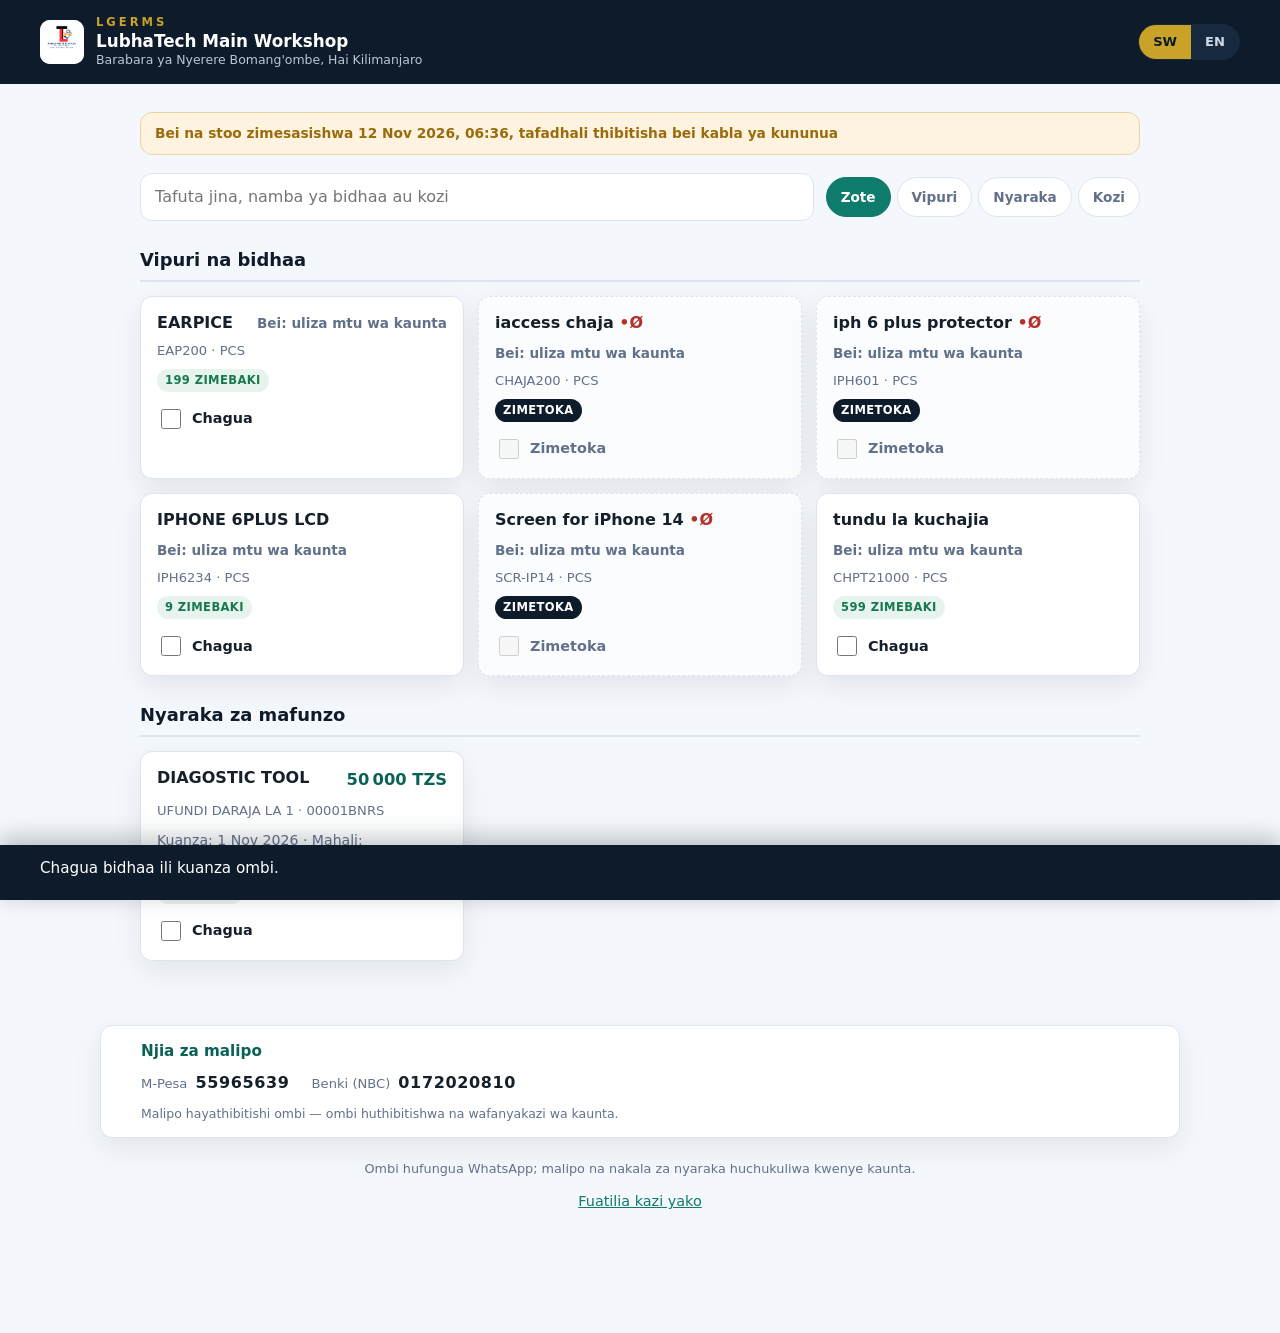
<file: index.html>
<!doctype html>
<html lang="sw">
  <head>
    <meta charset="utf-8" />
    <meta name="viewport" content="width=device-width, initial-scale=1" />
    <meta name="theme-color" content="#0d1b2a" />
    <title>LubhaTech Duka | Bidhaa na Nyaraka</title>
    <meta
      name="description"
      content="Omba vipuri, bidhaa na nyaraka za mafunzo kutoka LubhaTech kupitia WhatsApp. Bei na stoo ni za sasa."
    />
    <link rel="stylesheet" href="./styles.css" />
    <link rel="icon" href="./assets/logo.png" />
  </head>
  <body>
    <header class="site-header">
      <div class="brand">
        <span class="brand-logo" id="brandLogo" aria-hidden="true">
          <img src="./assets/logo.png" alt="" onerror="this.closest('.brand-logo').dataset.failed='1'" />
          <span class="brand-logo-text" aria-hidden="true">LT</span>
        </span>
        <span class="brand-word">
          <span class="brand-wordmark">LGERMS</span>
          <span class="brand-shop" id="shopName">LubhaTech</span>
          <span class="brand-addr" id="shopAddress"></span>
        </span>
      </div>
      <div class="lang-switch" role="group" aria-label="Lugha / Language">
        <button type="button" class="lang-btn" data-lang="sw" id="langSw">SW</button>
        <button type="button" class="lang-btn" data-lang="en" id="langEn">EN</button>
      </div>
    </header>

    <main class="site-main">
      <p class="freshness" id="freshness" role="status" hidden></p>

      <div class="controls">
        <div class="search-field">
          <label class="sr-only" for="search" data-i18n="searchLabel">Tafuta</label>
          <input
            id="search"
            type="search"
            autocomplete="off"
            data-i18n-ph="searchPlaceholder"
            placeholder="Tafuta jina, SKU au kozi"
          />
        </div>
        <div class="filters" role="group" data-i18n-aria="filterGroupLabel" aria-label="Chuja kundi">
          <button type="button" class="filter-btn is-active" data-filter="all" data-i18n="filterAll">Zote</button>
          <button type="button" class="filter-btn" data-filter="items" data-i18n="filterItems">Vipuri</button>
          <button type="button" class="filter-btn" data-filter="handouts" data-i18n="filterHandouts">Nyaraka</button>
          <button type="button" class="filter-btn" data-filter="courses" data-i18n="filterCourses">Kozi</button>
        </div>
      </div>

      <div id="catalog" class="catalog"></div>

      <!-- Course cards live here so the Kozi filter can hide the parts and handouts above. -->
      <div id="coursesSection" class="courses-section" hidden></div>

      <div id="status" class="status" role="status" aria-live="polite"></div>
    </main>

    <section class="request-bar" id="requestBar" aria-labelledby="requestBarTitle" hidden>
      <h2 id="requestBarTitle" class="request-bar-title" data-i18n="requestBarTitle">Omba bidhaa</h2>
      <p class="request-summary" id="requestSummary"></p>
      <p class="request-note" id="requestNote" hidden></p>
      <div class="request-actions" id="requestActions"></div>
    </section>

    <section class="pay-box" id="payBox" aria-labelledby="payTitle" hidden>
      <h2 id="payTitle" data-i18n="payTitle">Njia za malipo</h2>
      <ul class="pay-list" id="payList"></ul>
      <p class="pay-note" data-i18n="payNote">
        Malipo hayathibitishi ombi — ombi lithibitishwa na wafanyakazi kwenye kaunta.
      </p>
    </section>

    <footer class="site-footer">
      <p data-i18n="footerNote">
        Ombi hufungua WhatsApp; malipo na nakala za nyaraka huchukuliwa kwenye kaunta.
      </p>
      <p class="footer-track">
        <a href="./track.html" data-i18n="trackLink">Fuatilia kazi yako</a>
      </p>
    </footer>

    <script src="./app.js"></script>
  </body>
</html>
</file>
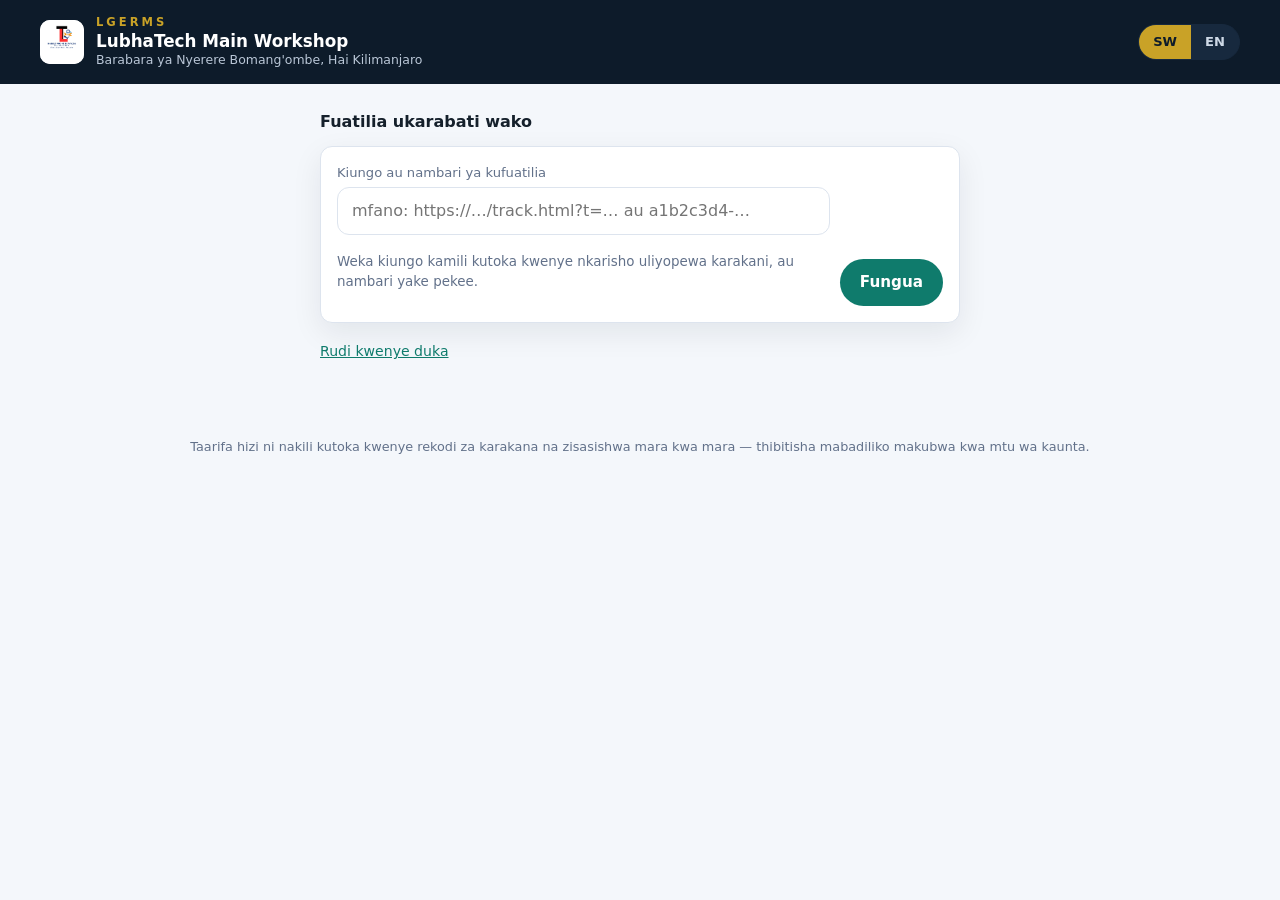
<file: track.html>
<!doctype html>
<html lang="sw">
  <head>
    <meta charset="utf-8" />
    <meta name="viewport" content="width=device-width, initial-scale=1" />
    <meta name="theme-color" content="#0d1b2a" />
    <!-- The link is unguessable, but a search engine must still not index a customer's repair status. -->
    <meta name="robots" content="noindex, nofollow" />
    <title>LubhaTech | Fuatilia ukarabati wako</title>
    <meta
      name="description"
      content="Angalia hali ya ukarabati wa kifaa chako karakani kwa kutumia kiungo au nambari uliyopewa."
    />
    <link rel="stylesheet" href="./styles.css" />
    <link rel="icon" href="./assets/logo.png" />
  </head>
  <body>
    <header class="site-header">
      <div class="brand">
        <span class="brand-logo" id="brandLogo" aria-hidden="true">
          <img src="./assets/logo.png" alt="" onerror="this.closest('.brand-logo').dataset.failed='1'" />
          <span class="brand-logo-text" aria-hidden="true">LT</span>
        </span>
        <span class="brand-word">
          <span class="brand-wordmark">LGERMS</span>
          <span class="brand-shop" id="shopName">LubhaTech</span>
          <span class="brand-addr" id="shopAddress"></span>
        </span>
      </div>
      <div class="lang-switch" role="group" aria-label="Lugha / Language">
        <button type="button" class="lang-btn" data-lang="sw" id="langSw">SW</button>
        <button type="button" class="lang-btn" data-lang="en" id="langEn">EN</button>
      </div>
    </header>

    <main class="track-wrap">
      <p class="freshness" id="freshness" role="status" hidden></p>

      <div class="track-head">
        <h1 class="card-name" id="trackTitle">Fuatilia ukarabati wako</h1>
        <p class="track-ref" id="trackRef"></p>
      </div>

      <!-- Shown when the address carries no usable code. The code is only ever used to name one file. -->
      <form class="track-form" id="trackForm" hidden>
        <div class="track-field">
          <label for="trackCode" data-i18n="pasteLabel">Kiungo au nambari ya kufuatilia</label>
          <input
            id="trackCode"
            name="code"
            type="text"
            autocomplete="off"
            spellcheck="false"
            data-i18n-ph="pastePlaceholder"
          />
          <p class="track-hint" data-i18n="pasteHint"></p>
          <p class="track-error" id="codeError" role="alert" hidden></p>
        </div>
        <button type="submit" class="btn btn-request" data-i18n="pasteBtn">Fungua</button>
      </form>

      <div id="trackBody"></div>

      <p class="track-back"><a href="./index.html" data-i18n="backToShop">Rudi kwenye duka</a></p>
    </main>

    <footer class="site-footer">
      <p data-i18n="trackFooter">
        Habari hizi ni nakili kutoka karakani na husasishwa mara kwa mara — thibitisha mabadiliko makubwa na kaunta.
      </p>
    </footer>

    <script src="./track.js"></script>
  </body>
</html>
</file>
<file: styles.css>
/* LGERMS storefront — mirrors desktop/src/styles.css :root palette. No external assets. */
:root {
  --ink: #15202b;
  --muted: #62718a;
  --line: #dde4ee;
  --paper: #f4f7fb;
  --panel: #ffffff;
  --navy: #0d1b2a;
  --navy-soft: #17293e;
  --brand: #0f7b6c;
  --brand-strong: #0a6257;
  --accent: #c9a227;
  --danger: #b3322c;
  --warn: #9a6b0a;
  --ok: #18794e;
  --radius: 12px;
  --shadow: 0 10px 30px rgba(13, 27, 42, 0.08);
  --space: 16px;
  font-family: "Segoe UI", "Inter", system-ui, -apple-system, sans-serif;
  color: var(--ink);
  background: var(--paper);
}

* {
  box-sizing: border-box;
}

html {
  -webkit-text-size-adjust: 100%;
}

body {
  margin: 0;
  min-height: 100vh;
  background: var(--paper);
  color: var(--ink);
  line-height: 1.5;
  /* room for the fixed request bar on phones */
  padding-bottom: 96px;
}

button,
input,
select,
textarea {
  font: inherit;
  color: inherit;
}

a {
  color: var(--brand);
}

:focus-visible {
  outline: 3px solid var(--brand);
  outline-offset: 2px;
}

.sr-only {
  position: absolute;
  width: 1px;
  height: 1px;
  padding: 0;
  margin: -1px;
  overflow: hidden;
  clip: rect(0 0 0 0);
  white-space: nowrap;
  border: 0;
}

/* ---------- Header ---------- */
.site-header {
  display: flex;
  align-items: center;
  justify-content: space-between;
  gap: var(--space);
  flex-wrap: wrap;
  padding: 14px clamp(16px, 4vw, 40px);
  background: var(--navy);
  color: #fff;
}

.brand {
  display: flex;
  align-items: center;
  gap: 12px;
  min-width: 0;
}

.brand-logo {
  position: relative;
  width: 44px;
  height: 44px;
  flex: 0 0 auto;
  border-radius: 10px;
  background: var(--panel);
  display: grid;
  place-items: center;
  overflow: hidden;
}

.brand-logo img {
  width: 100%;
  height: 100%;
  object-fit: contain;
  display: block;
}

/* text fallback shows only when the image fails to load */
.brand-logo-text {
  position: absolute;
  inset: 0;
  display: none;
  place-items: center;
  font-weight: 700;
  color: var(--navy);
  letter-spacing: 0.5px;
}

.brand-logo[data-failed="1"] img {
  display: none;
}

.brand-logo[data-failed="1"] .brand-logo-text {
  display: grid;
}

.brand-word {
  display: flex;
  flex-direction: column;
  min-width: 0;
}

.brand-wordmark {
  font-size: 0.72rem;
  font-weight: 700;
  letter-spacing: 3px;
  color: var(--accent);
}

.brand-shop {
  font-size: 1.05rem;
  font-weight: 700;
  line-height: 1.2;
}

.brand-addr:empty {
  display: none;
}

.brand-addr {
  font-size: 0.78rem;
  color: #b9c6d6;
}

.lang-switch {
  display: inline-flex;
  border: 1px solid var(--navy-soft);
  border-radius: 999px;
  overflow: hidden;
  background: var(--navy-soft);
}

.lang-btn {
  border: 0;
  background: transparent;
  color: #cdd8e6;
  padding: 7px 14px;
  font-weight: 600;
  font-size: 0.82rem;
  cursor: pointer;
}

.lang-btn.is-active {
  background: var(--accent);
  color: var(--navy);
}

/* ---------- Main layout ---------- */
.site-main {
  max-width: 1080px;
  margin: 0 auto;
  padding: clamp(16px, 3vw, 28px) clamp(16px, 4vw, 40px) 40px;
}

.freshness {
  margin: 0 0 18px;
  padding: 10px 14px;
  border-radius: var(--radius);
  background: #eaf5f2;
  border: 1px solid var(--line);
  color: var(--brand-strong);
  font-size: 0.86rem;
}

.freshness.is-stale {
  background: #fdf3e0;
  border-color: #ecd4a2;
  color: var(--warn);
  font-weight: 600;
}

.controls {
  display: flex;
  gap: 12px;
  flex-wrap: wrap;
  align-items: center;
  justify-content: space-between;
  margin-bottom: 20px;
}

.search-field {
  flex: 1 1 240px;
  min-width: 220px;
}

.search-field input {
  width: 100%;
  padding: 11px 14px;
  border: 1px solid var(--line);
  border-radius: var(--radius);
  background: var(--panel);
}

.filters {
  display: inline-flex;
  gap: 6px;
  flex-wrap: wrap;
}

.filter-btn {
  border: 1px solid var(--line);
  background: var(--panel);
  color: var(--muted);
  padding: 9px 14px;
  border-radius: 999px;
  font-weight: 600;
  font-size: 0.85rem;
  cursor: pointer;
}

.filter-btn.is-active {
  background: var(--brand);
  border-color: var(--brand);
  color: #fff;
}

/* ---------- Sections & cards ---------- */
.section-title {
  font-size: 1.12rem;
  margin: 26px 0 14px;
  padding-bottom: 6px;
  border-bottom: 2px solid var(--line);
  color: var(--navy);
}

.grid {
  display: grid;
  gap: 14px;
  grid-template-columns: 1fr;
}

.card {
  background: var(--panel);
  border: 1px solid var(--line);
  border-radius: var(--radius);
  padding: 16px;
  box-shadow: var(--shadow);
  display: flex;
  flex-direction: column;
  gap: 8px;
}

.card.is-out {
  border-style: dashed;
  background: #fbfcfe;
}

.card-top {
  display: flex;
  justify-content: space-between;
  gap: 10px;
  align-items: flex-start;
}

.card-name {
  font-weight: 700;
  margin: 0;
  font-size: 1rem;
  line-height: 1.25;
}

.card-sub {
  color: var(--muted);
  font-size: 0.82rem;
  margin: 0;
}

.card-desc {
  color: var(--muted);
  font-size: 0.88rem;
  margin: 2px 0 0;
}

.price {
  font-weight: 700;
  color: var(--brand-strong);
  white-space: nowrap;
  font-size: 1.02rem;
}

.price.ask {
  color: var(--muted);
  font-weight: 600;
  font-size: 0.85rem;
}

.card-top {
  flex-wrap: wrap;
}

/* The price the line was written at, before the discount cut on the bill. */
.price-old {
  color: var(--muted);
  font-size: 0.85rem;
  white-space: nowrap;
}

.price-when {
  flex-basis: 100%;
  text-align: right;
  color: var(--muted);
  font-size: 0.76rem;
}

.pay-box {
  max-width: 1080px;
  margin: 4px auto 0;
  padding: 14px clamp(16px, 4vw, 40px);
  background: var(--panel);
  border: 1px solid var(--line);
  border-radius: var(--radius);
  box-shadow: var(--shadow);
}

.pay-box h2 {
  margin: 0 0 8px;
  font-size: 0.95rem;
  color: var(--brand-strong);
}

.pay-list {
  list-style: none;
  margin: 0;
  padding: 0;
  display: flex;
  flex-wrap: wrap;
  gap: 8px 22px;
}

.pay-row {
  display: flex;
  gap: 8px;
  align-items: baseline;
}

.pay-kind {
  color: var(--muted);
  font-size: 0.82rem;
}

.pay-num {
  font-weight: 700;
  letter-spacing: 0.04em;
  font-variant-numeric: tabular-nums;
}

.pay-note {
  margin: 10px 0 0;
  color: var(--muted);
  font-size: 0.78rem;
}

.badges {
  display: flex;
  flex-wrap: wrap;
  gap: 6px;
  align-items: center;
}

.chip {
  font-size: 0.72rem;
  font-weight: 700;
  letter-spacing: 0.4px;
  text-transform: uppercase;
  padding: 3px 8px;
  border-radius: 999px;
  background: #eef2f7;
  color: var(--muted);
}

.chip.pdf {
  background: #fdeceb;
  color: var(--danger);
}

.chip.out {
  background: var(--navy);
  color: #fff;
}

.chip.stock {
  background: #e7f4ee;
  color: var(--ok);
}

.stock-count {
  font-size: 0.82rem;
  color: var(--muted);
}

/* out-of-stock never relies on colour alone: the label + hatch carry it */
.card.is-out .card-name::after {
  content: " \2022 \00D8";
  color: var(--danger);
  font-weight: 700;
}

/* ---------- Select / quantity ---------- */
.select-row {
  display: flex;
  align-items: center;
  justify-content: space-between;
  gap: 10px;
  margin-top: 6px;
  flex-wrap: wrap;
}

.select-toggle {
  display: inline-flex;
  align-items: center;
  gap: 8px;
  cursor: pointer;
  font-weight: 600;
  font-size: 0.9rem;
}

.select-toggle input {
  width: 20px;
  height: 20px;
  accent-color: var(--brand);
  cursor: pointer;
}

.select-toggle.is-disabled {
  color: var(--muted);
  cursor: not-allowed;
}

.qty {
  display: inline-flex;
  align-items: center;
  gap: 4px;
  border: 1px solid var(--line);
  border-radius: 999px;
  padding: 3px;
  background: var(--panel);
}

.qty[hidden] {
  display: none;
}

.qty-btn {
  width: 32px;
  height: 32px;
  border: 0;
  border-radius: 50%;
  background: #eef2f7;
  color: var(--navy);
  font-size: 1.15rem;
  line-height: 1;
  cursor: pointer;
}

.qty-btn:disabled {
  opacity: 0.4;
  cursor: not-allowed;
}

.qty-value {
  min-width: 34px;
  text-align: center;
  font-weight: 700;
  font-variant-numeric: tabular-nums;
}

/* ---------- Status & empty ---------- */
.status {
  color: var(--muted);
  padding: 10px 0;
}

.empty {
  text-align: center;
  padding: 48px 20px;
  color: var(--muted);
}

.empty h2 {
  color: var(--navy);
  margin: 0 0 8px;
  font-size: 1.2rem;
}

/* ---------- Request bar ---------- */
.request-bar {
  position: fixed;
  inset: auto 0 0 0;
  background: var(--navy);
  color: #fff;
  padding: 12px clamp(16px, 4vw, 40px);
  box-shadow: 0 -6px 24px rgba(13, 27, 42, 0.28);
  z-index: 20;
}

.request-bar-title {
  position: absolute;
  width: 1px;
  height: 1px;
  overflow: hidden;
  clip: rect(0 0 0 0);
}

.request-summary {
  margin: 0 0 8px;
  font-size: 0.95rem;
}

.request-summary .total {
  font-weight: 700;
  color: var(--accent);
}

.request-note {
  margin: 0 0 8px;
  font-size: 0.82rem;
  color: #ffd9a8;
}

.request-actions {
  display: flex;
  gap: 10px;
  flex-wrap: wrap;
  align-items: center;
}

.btn {
  display: inline-flex;
  align-items: center;
  justify-content: center;
  gap: 6px;
  border: 0;
  border-radius: 999px;
  padding: 12px 20px;
  font-weight: 700;
  font-size: 0.95rem;
  cursor: pointer;
  text-decoration: none;
}

.btn-request {
  background: var(--brand);
  color: #fff;
}

.btn-request:active {
  background: var(--brand-strong);
}

.btn-clear {
  background: transparent;
  color: #cdd8e6;
  border: 1px solid var(--navy-soft);
  font-weight: 600;
}

.site-footer {
  max-width: 1080px;
  margin: 0 auto;
  padding: 8px clamp(16px, 4vw, 40px) 24px;
  color: var(--muted);
  font-size: 0.8rem;
  text-align: center;
}

.footer-track {
  margin: 8px 0 0;
  font-size: 0.9rem;
}

/* ---------- Courses ---------- */
.card-meta {
  color: var(--muted);
  font-size: 0.84rem;
  margin: 0;
}

.card-note {
  color: var(--warn);
  font-size: 0.82rem;
  margin: 0;
}

/* ---------- Repair tracking (track.html) ---------- */
.track-wrap {
  max-width: 720px;
  margin: 0 auto;
  padding: clamp(16px, 3vw, 28px) clamp(16px, 4vw, 40px) 40px;
}

.track-head {
  display: flex;
  align-items: flex-start;
  justify-content: space-between;
  gap: 12px;
  flex-wrap: wrap;
  margin-bottom: 14px;
}

.track-ref {
  margin: 0;
  font-size: 0.85rem;
  color: var(--muted);
  font-variant-numeric: tabular-nums;
}

.track-state {
  background: var(--panel);
  border: 1px solid var(--line);
  border-left: 6px solid var(--brand);
  border-radius: var(--radius);
  box-shadow: var(--shadow);
  padding: 16px;
}

.track-state-label {
  margin: 0;
  font-size: 1.35rem;
  line-height: 1.2;
  color: var(--navy);
}

.track-state-when {
  margin: 6px 0 0;
  font-size: 0.84rem;
  color: var(--muted);
}

.track-state.is-done {
  border-left-color: var(--ok);
}

.track-state.is-blocked {
  border-left-color: var(--danger);
}

.estimate {
  margin-top: 14px;
  background: #eaf5f2;
  border: 1px solid var(--line);
  border-radius: var(--radius);
  padding: 14px 16px;
}

.estimate-label {
  margin: 0;
  font-size: 0.84rem;
  color: var(--muted);
}

.estimate-total {
  margin: 2px 0 0;
  font-size: 1.3rem;
  font-weight: 700;
  color: var(--brand-strong);
  font-variant-numeric: tabular-nums;
}

.estimate-note {
  margin: 6px 0 0;
  font-size: 0.78rem;
  color: var(--warn);
}

.timeline {
  list-style: none;
  margin: 14px 0 0;
  padding: 0;
}

.tl-step {
  position: relative;
  padding: 0 0 16px 22px;
  border-left: 2px solid var(--line);
}

.tl-step:last-child {
  border-left-color: transparent;
  padding-bottom: 0;
}

.tl-dot {
  position: absolute;
  left: -7px;
  top: 3px;
  width: 12px;
  height: 12px;
  border-radius: 50%;
  background: var(--brand);
  border: 2px solid var(--paper);
}

.tl-step.is-first .tl-dot {
  background: var(--accent);
}

.tl-state {
  margin: 0;
  font-weight: 700;
  font-size: 0.95rem;
}

.tl-when {
  margin: 1px 0 0;
  font-size: 0.8rem;
  color: var(--muted);
}

.track-card {
  margin-top: 14px;
}

.track-actions {
  display: flex;
  gap: 10px;
  flex-wrap: wrap;
  align-items: center;
  margin-top: 16px;
}

.track-form {
  display: flex;
  gap: 10px;
  flex-wrap: wrap;
  align-items: flex-end;
  background: var(--panel);
  border: 1px solid var(--line);
  border-radius: var(--radius);
  padding: 16px;
  box-shadow: var(--shadow);
}

/* display:flex above would otherwise beat the hidden attribute and leave the box on screen. */
.track-form[hidden] {
  display: none;
}

.track-field {
  flex: 1 1 240px;
  display: flex;
  flex-direction: column;
  gap: 4px;
}

.track-field label {
  font-size: 0.82rem;
  color: var(--muted);
}

.track-field input {
  padding: 11px 14px;
  border: 1px solid var(--line);
  border-radius: var(--radius);
  background: var(--panel);
}

.track-hint {
  color: var(--muted);
  font-size: 0.84rem;
}

.track-error {
  color: var(--danger);
  font-weight: 600;
}

/* ---------- Customer answers on the tracking page ---------- */
.answers-card {
  display: flex;
  flex-direction: column;
  gap: 10px;
}

/* .track-field is built to stretch inside the code form; inside a card it just stacks. */
.answers-card .track-field {
  flex: none;
}

.answer-row {
  display: flex;
  flex-wrap: wrap;
  align-items: center;
  gap: 10px;
}

.answer-block {
  display: flex;
  flex-direction: column;
  gap: 6px;
  padding-top: 12px;
  border-top: 1px solid var(--line);
}

/* The shop's record of the customer's answers, told back to them as facts with the time they were taken. */
.echo-card {
  display: flex;
  flex-direction: column;
  gap: 8px;
}

.echo-list {
  display: flex;
  flex-direction: column;
  gap: 10px;
  margin: 0;
  padding: 0;
  list-style: none;
}

.echo-item {
  padding-left: 12px;
  border-left: 3px solid var(--brand);
}

.echo-line {
  margin: 0;
  font-weight: 600;
}

.echo-when {
  margin: 2px 0 0;
  color: var(--muted);
  font-size: 0.9em;
}

.btn:disabled {
  opacity: 0.55;
  cursor: default;
}

.btn-soft {
  background: #e8eef7;
  color: var(--ink);
}

.btn-soft:active {
  background: var(--line);
}

.answer-ok {
  color: var(--ok);
  font-weight: 600;
}

textarea {
  padding: 11px 14px;
  border: 1px solid var(--line);
  border-radius: var(--radius);
  background: var(--panel);
  min-height: 76px;
  resize: vertical;
}

select {
  align-self: flex-start;
  padding: 10px 12px;
  border: 1px solid var(--line);
  border-radius: var(--radius);
  background: var(--panel);
}

.track-back {
  display: inline-block;
  margin-top: 18px;
  font-size: 0.88rem;
}

/* ---------- Responsive: 2 then 3 columns ---------- */
@media (min-width: 640px) {
  .grid {
    grid-template-columns: repeat(2, 1fr);
  }
}

@media (min-width: 960px) {
  .grid {
    grid-template-columns: repeat(3, 1fr);
  }
}

@media (prefers-reduced-motion: reduce) {
  * {
    transition: none !important;
    scroll-behavior: auto !important;
  }
}
</file>
